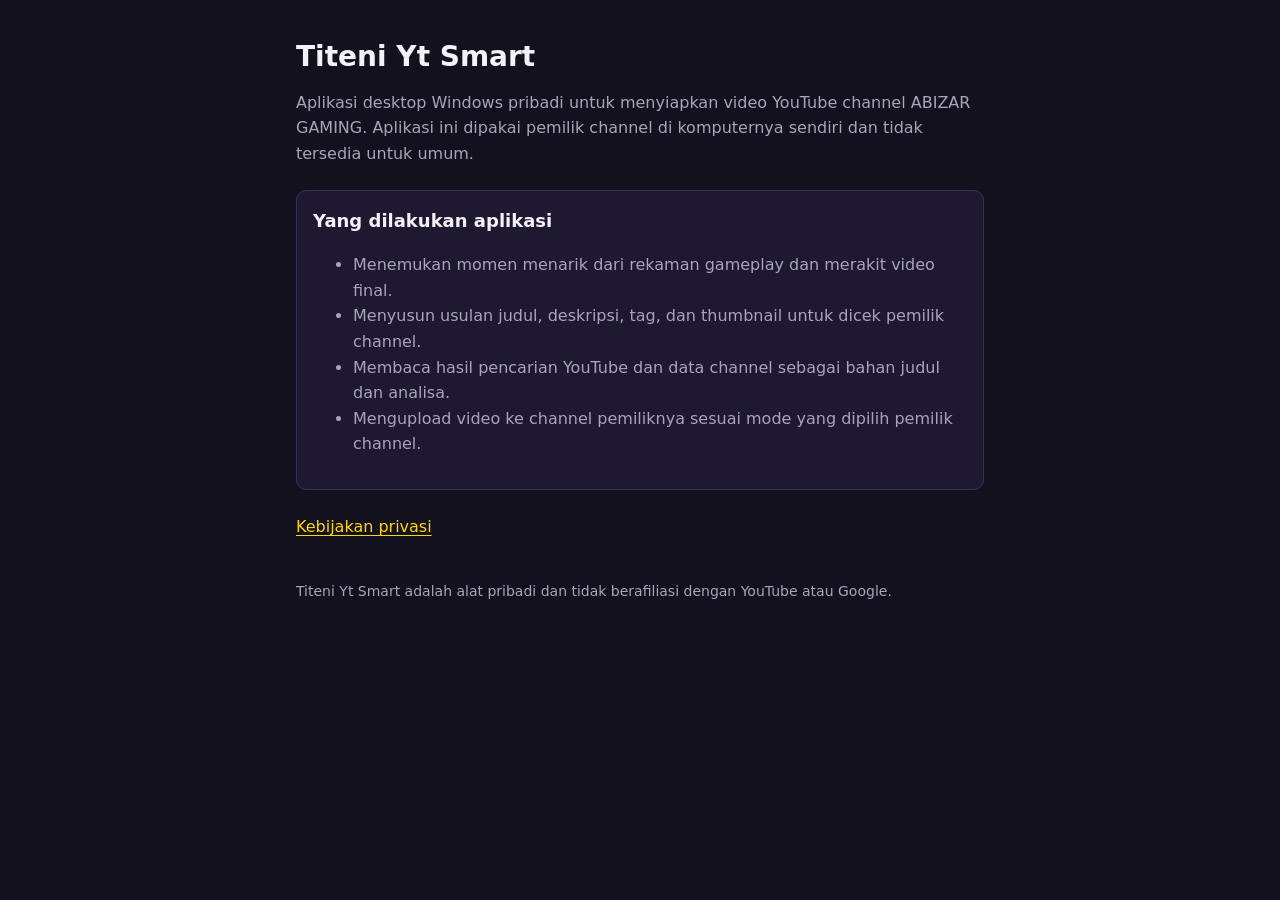
<file: index.html>
<!doctype html>
<html lang="id">
<head>
<meta charset="utf-8">
<meta name="viewport" content="width=device-width, initial-scale=1">
<title>Titeni Yt Smart</title>
<meta name="google-site-verification" content="zhFKUXXlOhti0D-pN5prPQPn7GlsMgWfGlBwffttlag" />
<meta name="description" content="Aplikasi desktop pribadi untuk menyiapkan video YouTube channel ABIZAR GAMING.">
<link rel="stylesheet" href="style.css">
</head>
<body>
<main>
  <h1>Titeni Yt Smart</h1>
  <p>Aplikasi desktop Windows pribadi untuk menyiapkan video YouTube channel ABIZAR GAMING. Aplikasi ini dipakai pemilik channel di komputernya sendiri dan tidak tersedia untuk umum.</p>
  <div class="card">
    <h2 style="margin-top:0">Yang dilakukan aplikasi</h2>
    <ul>
      <li>Menemukan momen menarik dari rekaman gameplay dan merakit video final.</li>
      <li>Menyusun usulan judul, deskripsi, tag, dan thumbnail untuk dicek pemilik channel.</li>
      <li>Membaca hasil pencarian YouTube dan data channel sebagai bahan judul dan analisa.</li>
      <li>Mengupload video ke channel pemiliknya sesuai mode yang dipilih pemilik channel.</li>
    </ul>
  </div>
  <p style="margin-top:24px"><a href="privacy.html">Kebijakan privasi</a></p>
  <footer>Titeni Yt Smart adalah alat pribadi dan tidak berafiliasi dengan YouTube atau Google.</footer>
</main>
</body>
</html>
</file>
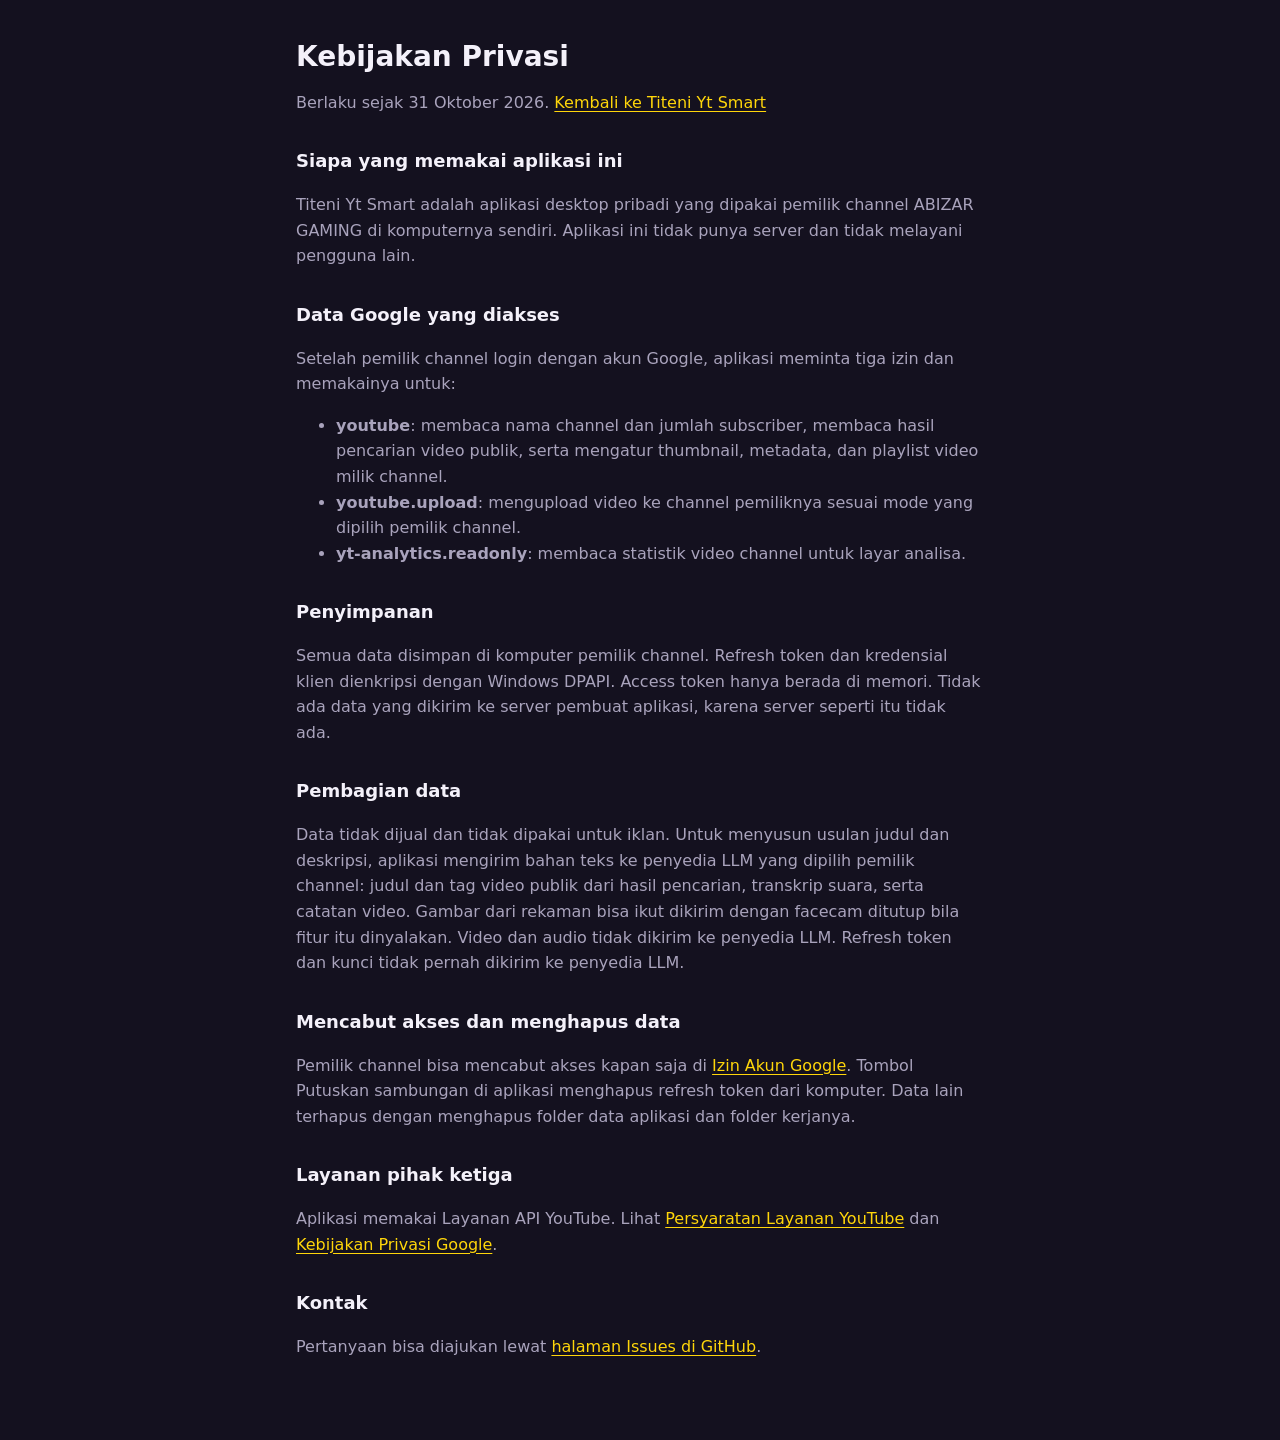
<file: privacy.html>
<!doctype html>
<html lang="id">
<head>
<meta charset="utf-8">
<meta name="viewport" content="width=device-width, initial-scale=1">
<title>Kebijakan Privasi Titeni Yt Smart</title>
<link rel="stylesheet" href="style.css">
</head>
<body>
<main>
  <h1>Kebijakan Privasi</h1>
  <p>Berlaku sejak 31 Oktober 2026. <a href="index.html">Kembali ke Titeni Yt Smart</a></p>

  <h2>Siapa yang memakai aplikasi ini</h2>
  <p>Titeni Yt Smart adalah aplikasi desktop pribadi yang dipakai pemilik channel ABIZAR GAMING di komputernya sendiri. Aplikasi ini tidak punya server dan tidak melayani pengguna lain.</p>

  <h2>Data Google yang diakses</h2>
  <p>Setelah pemilik channel login dengan akun Google, aplikasi meminta tiga izin dan memakainya untuk:</p>
  <ul>
    <li><b>youtube</b>: membaca nama channel dan jumlah subscriber, membaca hasil pencarian video publik, serta mengatur thumbnail, metadata, dan playlist video milik channel.</li>
    <li><b>youtube.upload</b>: mengupload video ke channel pemiliknya sesuai mode yang dipilih pemilik channel.</li>
    <li><b>yt-analytics.readonly</b>: membaca statistik video channel untuk layar analisa.</li>
  </ul>

  <h2>Penyimpanan</h2>
  <p>Semua data disimpan di komputer pemilik channel. Refresh token dan kredensial klien dienkripsi dengan Windows DPAPI. Access token hanya berada di memori. Tidak ada data yang dikirim ke server pembuat aplikasi, karena server seperti itu tidak ada.</p>

  <h2>Pembagian data</h2>
  <p>Data tidak dijual dan tidak dipakai untuk iklan. Untuk menyusun usulan judul dan deskripsi, aplikasi mengirim bahan teks ke penyedia LLM yang dipilih pemilik channel: judul dan tag video publik dari hasil pencarian, transkrip suara, serta catatan video. Gambar dari rekaman bisa ikut dikirim dengan facecam ditutup bila fitur itu dinyalakan. Video dan audio tidak dikirim ke penyedia LLM. Refresh token dan kunci tidak pernah dikirim ke penyedia LLM.</p>

  <h2>Mencabut akses dan menghapus data</h2>
  <p>Pemilik channel bisa mencabut akses kapan saja di <a href="https://myaccount.google.com/permissions">Izin Akun Google</a>. Tombol Putuskan sambungan di aplikasi menghapus refresh token dari komputer. Data lain terhapus dengan menghapus folder data aplikasi dan folder kerjanya.</p>

  <h2>Layanan pihak ketiga</h2>
  <p>Aplikasi memakai Layanan API YouTube. Lihat <a href="https://www.youtube.com/t/terms">Persyaratan Layanan YouTube</a> dan <a href="https://www.google.com/policies/privacy">Kebijakan Privasi Google</a>.</p>

  <h2>Kontak</h2>
  <p>Pertanyaan bisa diajukan lewat <a href="https://github.com/ByAnz12/ByAnz12.github.io/issues">halaman Issues di GitHub</a>.</p>
</main>
</body>
</html>
</file>
<file: style.css>
:root{--bg:#14111F;--surface:#1E1930;--border:#3A3254;--text:#F4F1FA;--muted:#A9A3BC;--primary:#FFD60A;color-scheme:dark}
*{box-sizing:border-box}
body{margin:0;background:var(--bg);color:var(--text);font:16px/1.6 "Fira Sans","Segoe UI",system-ui,sans-serif}
main{max-width:720px;margin:0 auto;padding:40px 16px 64px}
h1{font-size:28px;line-height:1.2;margin:0 0 8px}
h2{font-size:18px;margin:32px 0 8px}
p,li{color:var(--muted)}
a{color:var(--primary);text-underline-offset:3px}
a:focus-visible{outline:2px solid var(--primary);outline-offset:2px}
.card{background:var(--surface);border:1px solid var(--border);border-radius:10px;padding:16px;margin-top:24px}
footer{margin-top:40px;font-size:14px;color:var(--muted)}
</file>
